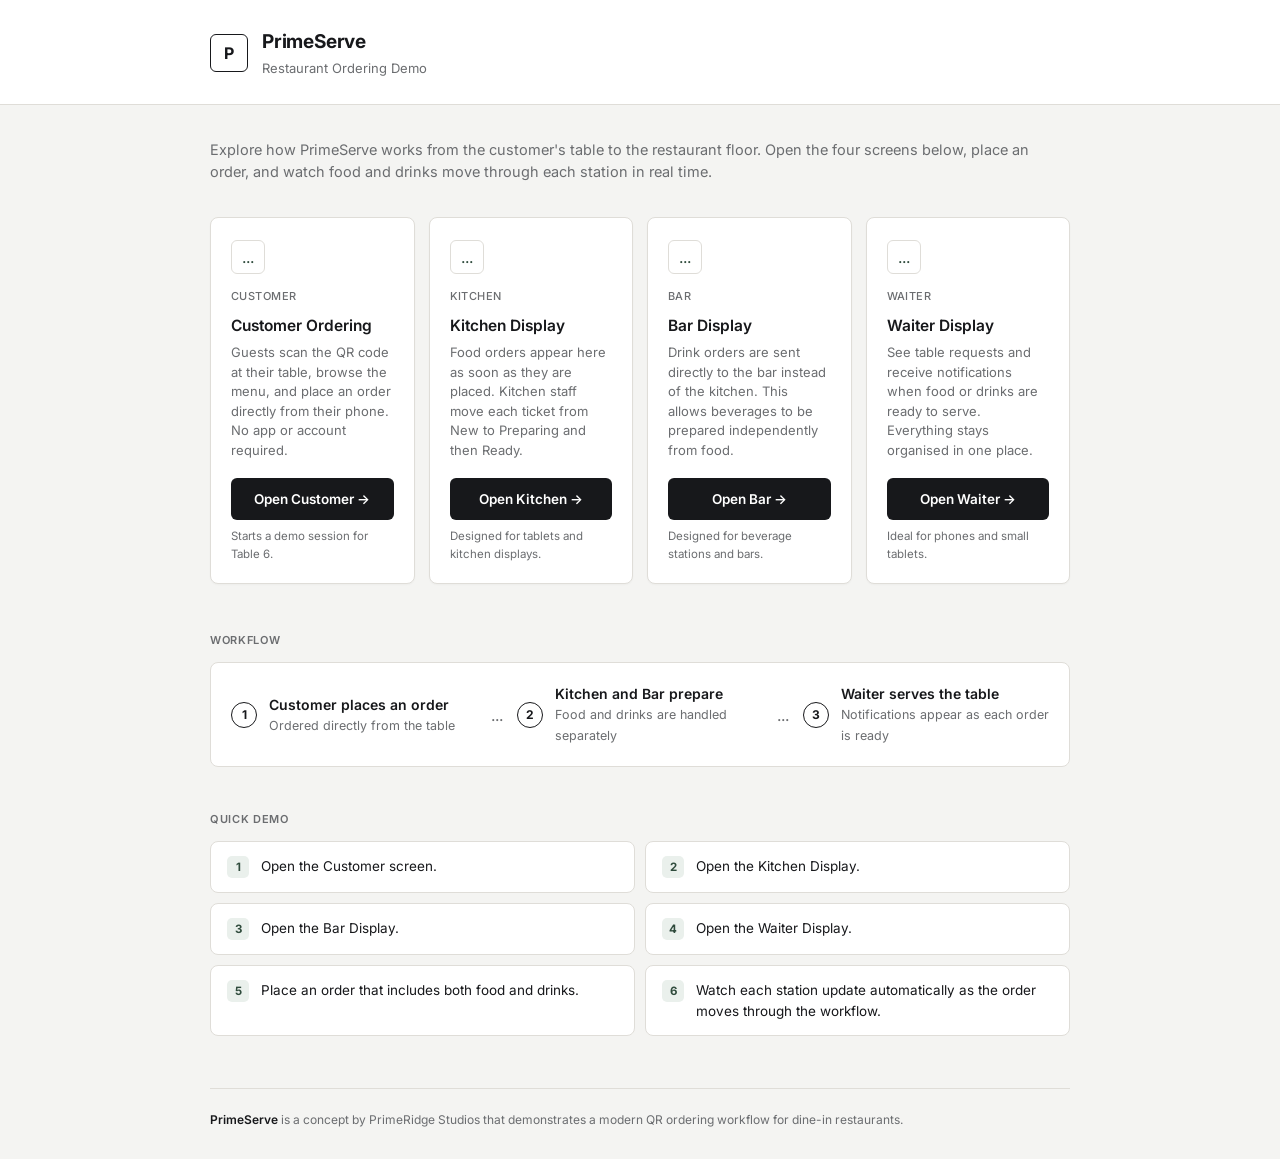
<file: index.html>
<!DOCTYPE html>
<html lang="en">
<head>
<meta charset="UTF-8">
<meta name="viewport" content="width=device-width, initial-scale=1.0">
<title>PrimeServe - Restaurant Ordering Demo</title>

<link rel="stylesheet" href="css/responsive.css">
<link rel="stylesheet" href="css/styles.css">

</head>
<body>

<header class="site-header">
  <div class="header-inner">
    <div class="logo-mark">P</div>
    <div class="header-text">
      <h1>PrimeServe</h1>
      <p>Restaurant Ordering Demo</p>
    </div>
  </div>
</header>

<div class="wrap">

  <section class="intro">
  <p>
    Explore how PrimeServe works from the customer's table to the restaurant floor.
    Open the four screens below, place an order, and watch food and drinks move through each station in real time.
  </p>
</section>

<section class="roles">

  <div class="role-card">
    <div class="role-icon">
      ...
    </div>

    <p class="role-tag">Customer</p>

    <h2>Customer Ordering</h2>

    <p class="desc">
      Guests scan the QR code at their table, browse the menu, and place an order directly from their phone. No app or account required.
    </p>

    <a class="btn" href="customer/index.html" target="_blank" rel="noopener">
      Open Customer →
    </a>

    <p class="hint">Starts a demo session for Table 6.</p>
  </div>

  <div class="role-card">
    <div class="role-icon">
      ...
    </div>

    <p class="role-tag">Kitchen</p>

    <h2>Kitchen Display</h2>

    <p class="desc">
      Food orders appear here as soon as they are placed. Kitchen staff move each ticket from New to Preparing and then Ready.
    </p>

    <a class="btn" href="kitchen/index.html" target="_blank" rel="noopener">
      Open Kitchen →
    </a>

    <p class="hint">Designed for tablets and kitchen displays.</p>
  </div>

  <div class="role-card">
    <div class="role-icon">
      ...
    </div>

    <p class="role-tag">Bar</p>

    <h2>Bar Display</h2>

    <p class="desc">
      Drink orders are sent directly to the bar instead of the kitchen. This allows beverages to be prepared independently from food.
    </p>

    <a class="btn" href="bar/index.html" target="_blank" rel="noopener">
      Open Bar →
    </a>

    <p class="hint">Designed for beverage stations and bars.</p>
  </div>

  <div class="role-card">
    <div class="role-icon">
      ...
    </div>

    <p class="role-tag">Waiter</p>

    <h2>Waiter Display</h2>

    <p class="desc">
      See table requests and receive notifications when food or drinks are ready to serve. Everything stays organised in one place.
    </p>

    <a class="btn" href="waiter/index.html" target="_blank" rel="noopener">
      Open Waiter →
    </a>

    <p class="hint">Ideal for phones and small tablets.</p>
  </div>

</section>

<section class="workflow">

  <p class="section-label">Workflow</p>

  <div class="flow-row">

    <div class="flow-step">
      <div class="flow-num">1</div>
      <div class="flow-text">
        <strong>Customer places an order</strong>
        <span>Ordered directly from the table</span>
      </div>
    </div>

    <div class="flow-arrow">...</div>

    <div class="flow-step">
      <div class="flow-num">2</div>
      <div class="flow-text">
        <strong>Kitchen and Bar prepare</strong>
        <span>Food and drinks are handled separately</span>
      </div>
    </div>

    <div class="flow-arrow">...</div>

    <div class="flow-step">
      <div class="flow-num">3</div>
      <div class="flow-text">
        <strong>Waiter serves the table</strong>
        <span>Notifications appear as each order is ready</span>
      </div>
    </div>

  </div>

</section>

<section class="howto">

  <p class="section-label">Quick Demo</p>

  <ol class="howto-list">
    <li><span class="howto-num">1</span><span>Open the Customer screen.</span></li>
    <li><span class="howto-num">2</span><span>Open the Kitchen Display.</span></li>
    <li><span class="howto-num">3</span><span>Open the Bar Display.</span></li>
    <li><span class="howto-num">4</span><span>Open the Waiter Display.</span></li>
    <li><span class="howto-num">5</span><span>Place an order that includes both food and drinks.</span></li>
    <li><span class="howto-num">6</span><span>Watch each station update automatically as the order moves through the workflow.</span></li>
  </ol>

</section>

<footer class="site-footer">
  <p>
    <span class="brand">PrimeServe</span> is a concept by PrimeRidge Studios that demonstrates a modern QR ordering workflow for dine-in restaurants.
  </p>
</footer>

</div>

</body>
</html>
</file>
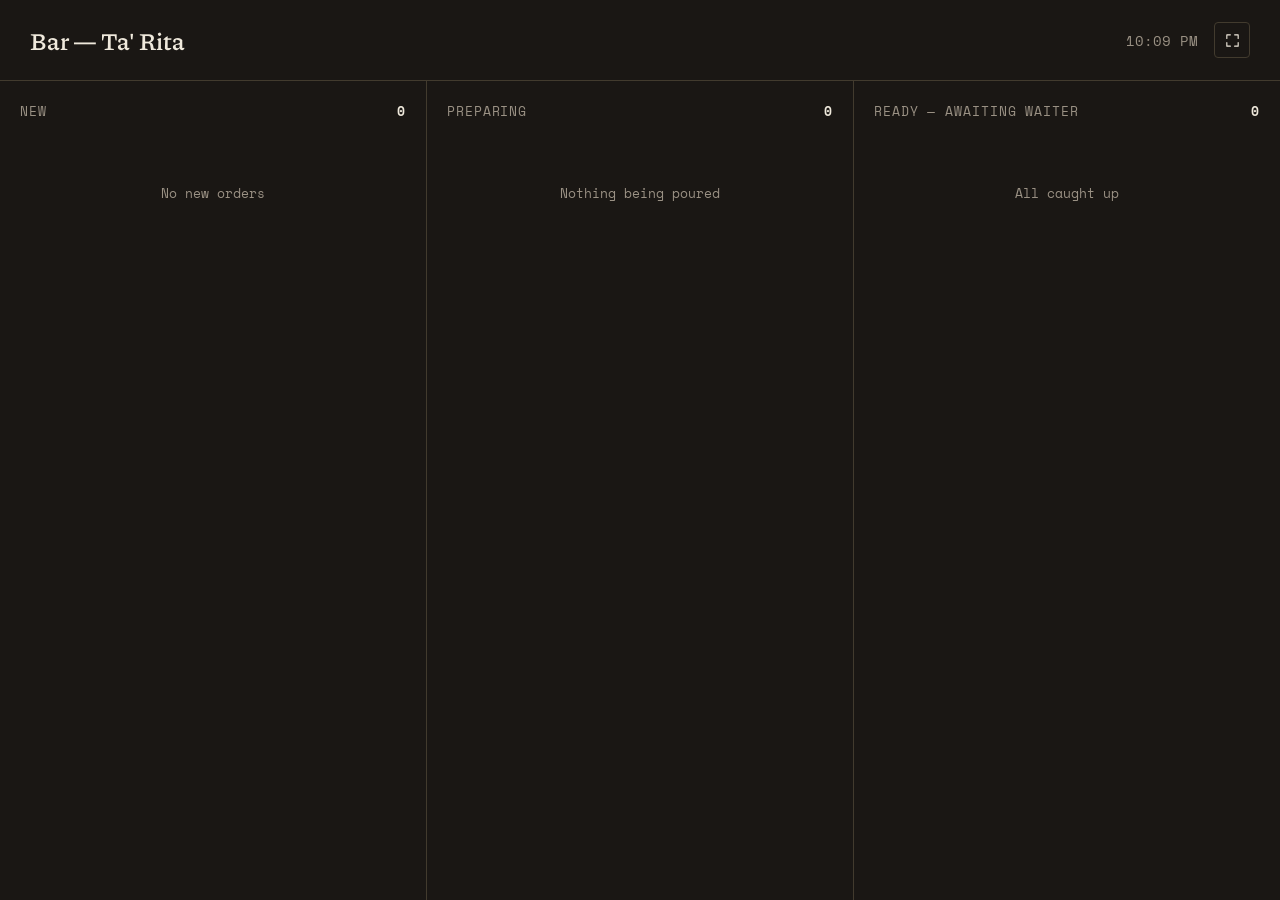
<file: bar/index.html>
<!DOCTYPE html>
<html lang="en">
<head>
<meta charset="UTF-8">
<meta name="viewport" content="width=device-width, initial-scale=1.0">
<title>Ta' Rita — Bar Display</title>

<link rel="stylesheet" href="bar.css">
<link rel="stylesheet" href="../css/responsive.css">

</head>
<body>

<header>
  <span class="title">Bar — Ta' Rita</span>
  <div class="header-right">
    <span class="clock" id="clock"></span>
    <button class="icon-btn" id="fullscreenBtn" title="Full screen"></button>
  </div>
</header>

<div class="board">
  <div class="column">
    <div class="col-header"><span>New</span><span class="count" id="count-new">0</span></div>
    <div id="col-new"></div>
  </div>
  <div class="column">
    <div class="col-header"><span>Preparing</span><span class="count" id="count-preparing">0</span></div>
    <div id="col-preparing"></div>
  </div>
  <div class="column">
    <div class="col-header"><span>Ready — awaiting waiter</span><span class="count" id="count-ready">0</span></div>
    <div id="col-ready"></div>
  </div>
</div>

<script src="../js/bar.js"></script>

</body>
</html>
</file>
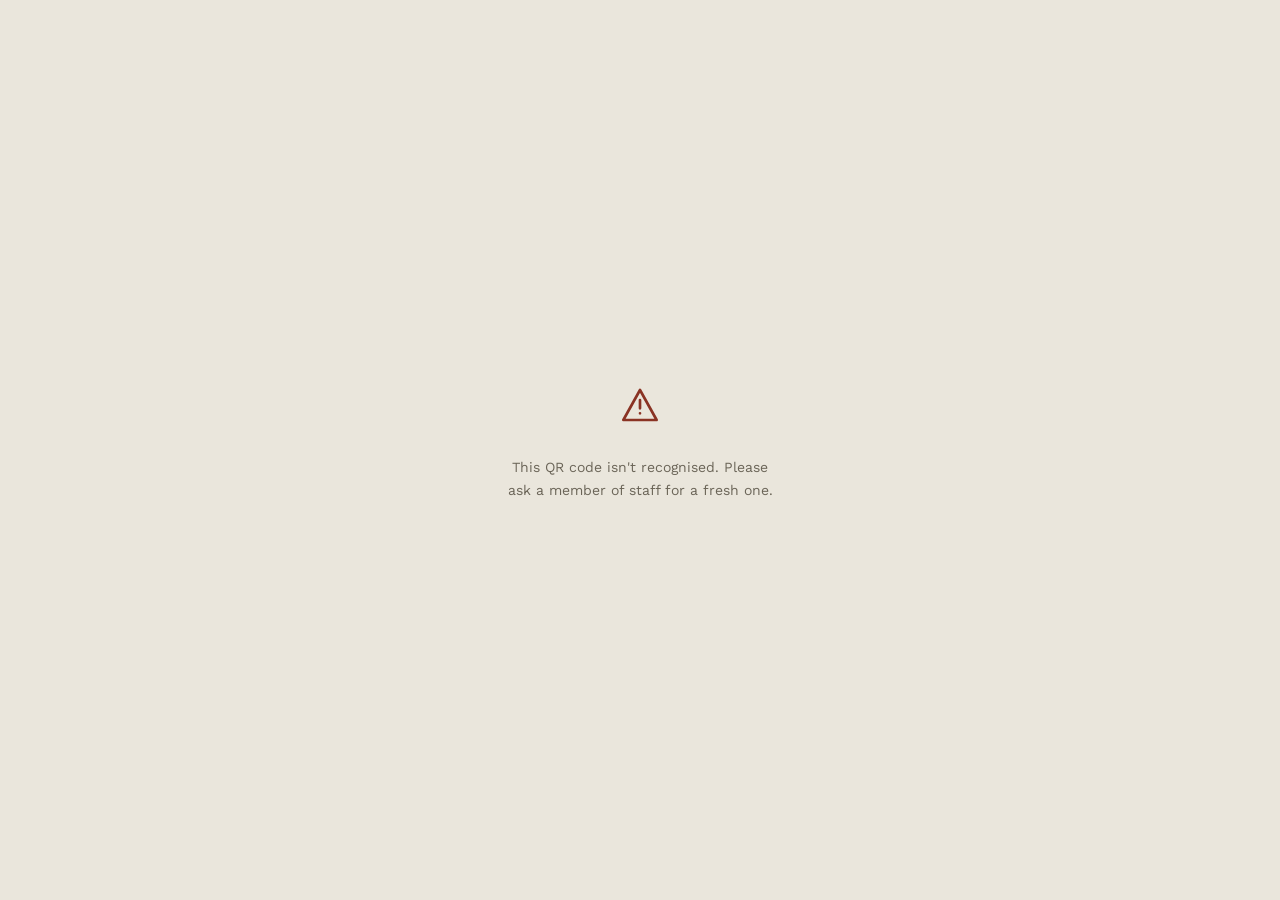
<file: customer/index.html>
<!DOCTYPE html>
<html lang="en">
<head>
<meta charset="UTF-8">
<meta name="viewport" content="width=device-width, initial-scale=1.0, maximum-scale=1">
<title>Ta' Rita — Table Order</title>

<link rel="stylesheet" href="customer.css">
<link rel="stylesheet" href="../css/responsive.css">

</head>
<body>

<div class="invalid-screen" id="invalidScreen" style="display:none;">
  <div class="icon-wrap" id="invalidIcon"></div>
  <p id="invalidMessage"></p>
</div>

<div class="device" id="app" style="display:none;">
  <header>
    <div class="header-top">
      <div>
        <p class="venue-name" id="venueName">Ta' Rita</p>
        <div class="table-tag"><span class="dot"></span><span id="tableLabel">TABLE 6</span></div>
      </div>
      <div class="header-controls">
        <div class="icon-toggle" id="langToggle">
          <button data-lang="en">EN</button>
          <button data-lang="mt">MT</button>
        </div>
        <button class="theme-btn" id="themeBtn"></button>
      </div>
    </div>
    <div class="quick-actions">
      <button class="quick-btn" id="callWaiterBtn"></button>
      <button class="quick-btn" id="requestBillBtn"></button>
    </div>
  </header>

  <nav class="tabs" id="tabs"></nav>
  <div class="legend" id="legend"></div>
  <div id="reorderBanner"></div>
  <div class="menu" id="menu"></div>

  <div class="order-bar" id="orderBar">
    <div class="order-bar-left">
      <span class="order-bar-count" id="barCount">0 items</span>
      <span class="order-bar-total" id="barTotal">€0.00</span>
    </div>
    <div class="order-bar-cta" id="viewOrderLabel">View order →</div>
  </div>
</div>

<div class="scrim" id="scrim"></div>

<div class="ticket-drawer" id="drawer">
  <div class="drawer-handle"></div>
  <div class="drawer-header">
    <span class="drawer-title" id="drawerTitle">Your order</span>
    <button class="drawer-close" id="closeDrawer">✕</button>
  </div>
  <div class="ticket-body" id="ticketBody"></div>
  <div class="drawer-footer">
    <button class="send-btn" id="sendBtn">Send to kitchen</button>
  </div>
</div>

<div class="confirm" id="confirm">
  <div class="confirm-stamp" id="confirmStamp">Sent to kitchen</div>
  <h2 class="confirm-title" id="confirmTitle">Order received</h2>
  <p class="confirm-sub" id="confirmSub"></p>
  <div class="confirm-prep" id="confirmPrep"></div>
  <div class="confirm-order-no"><span id="orderLabelText">Order</span> <span id="orderNo">#—</span> — <span id="confirmTable">Table 6</span></div>

  <div class="status-track">
    <div class="status-track-line">
      <div class="status-track-base"></div>
      <div class="status-track-fill" id="statusFill"></div>
    </div>
    <div class="status-nodes" id="statusTrack">
      <div class="status-step" data-status="new"><div class="node"></div><div class="label" data-key="statusNew">New</div></div>
      <div class="status-step" data-status="preparing"><div class="node"></div><div class="label" data-key="statusPreparing">Preparing</div></div>
      <div class="status-step" data-status="ready"><div class="node"></div><div class="label" data-key="statusReady">Ready</div></div>
      <div class="status-step" data-status="served"><div class="node"></div><div class="label" data-key="statusServed">Served</div></div>
    </div>
  </div>

  <p class="confirm-note" id="confirmNote"></p>
  <button class="back-to-menu" id="backToMenu"></button>
</div>

<script src="../js/customer.js"></script>

</body>
</html>
</file>
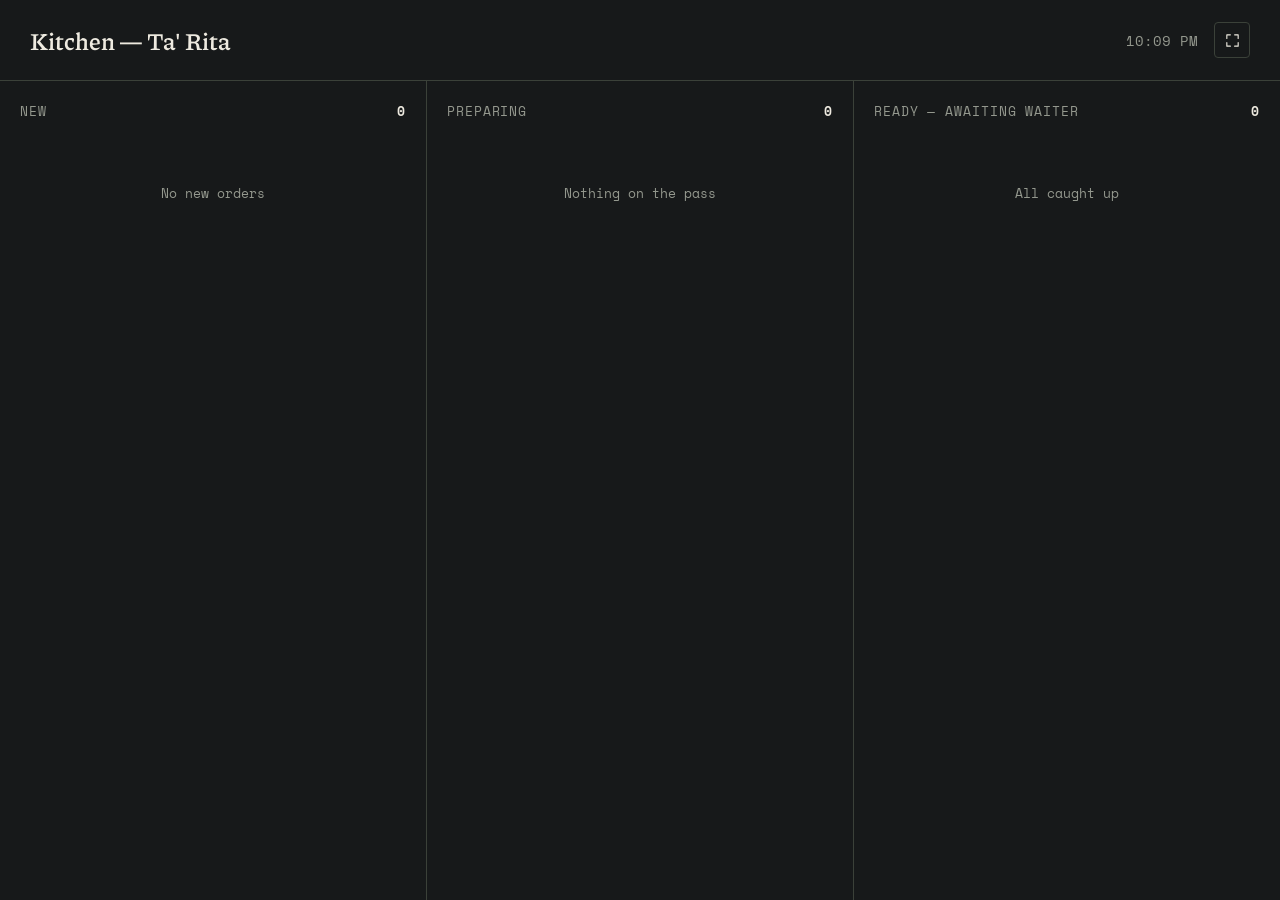
<file: kitchen/index.html>
<!DOCTYPE html>
<html lang="en">
<head>
<meta charset="UTF-8">
<meta name="viewport" content="width=device-width, initial-scale=1.0">
<title>Ta' Rita — Kitchen Display</title>

<link rel="stylesheet" href="kitchen.css">
<link rel="stylesheet" href="../css/responsive.css">

</head>
<body>

<header>
  <span class="title">Kitchen — Ta' Rita</span>
  <div class="header-right">
    <span class="clock" id="clock"></span>
    <button class="icon-btn" id="fullscreenBtn" title="Full screen"></button>
  </div>
</header>

<div class="board">
  <div class="column">
    <div class="col-header"><span>New</span><span class="count" id="count-new">0</span></div>
    <div id="col-new"></div>
  </div>
  <div class="column">
    <div class="col-header"><span>Preparing</span><span class="count" id="count-preparing">0</span></div>
    <div id="col-preparing"></div>
  </div>
  <div class="column">
    <div class="col-header"><span>Ready — awaiting waiter</span><span class="count" id="count-ready">0</span></div>
    <div id="col-ready"></div>
  </div>
</div>

<script src="../js/kitchen.js" type="module"></script>
<script src="../js/menu-data.js" type="module"></script>
<script src="../js/store.js" type="module"></script>

</body>
</html>
</file>
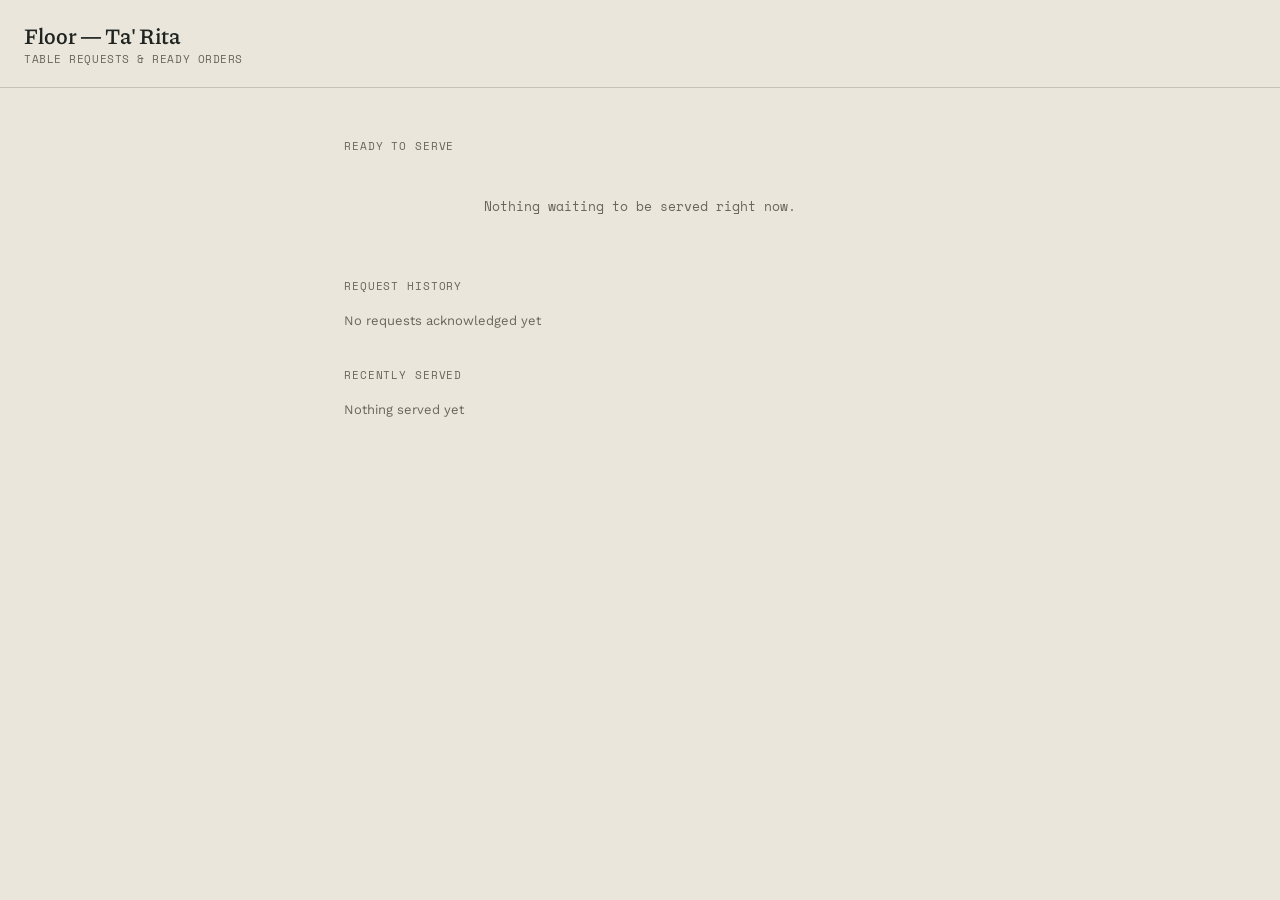
<file: waiter/index.html>
<!DOCTYPE html>
<html lang="en">
<head>
<meta charset="UTF-8">
<meta name="viewport" content="width=device-width, initial-scale=1.0">
<title>Ta' Rita — Waiter</title>

<link rel="stylesheet" href="waiter.css">
<link rel="stylesheet" href="../css/responsive.css">

</head>

<body>

<header>
  <div>
    <div class="title-row">
      <span class="title">Floor — Ta' Rita</span>
      <span class="req-counter zero" id="reqCounter">0</span>
    </div>
    <div class="subtitle">Table requests &amp; ready orders</div>
  </div>
</header>

<div class="list">
  <div id="alerts-list"></div>

  <div class="section-label">Ready to serve</div>
  <div id="ready-list"></div>

  <div class="section-label">Request history</div>
  <div id="history-list"></div>

  <div class="section-label">Recently served</div>
  <div id="served-list"></div>
</div>

<script src="../js/waiter.js"></script>

</body>
</html>
</file>
<file: css/responsive.css>
/* Shared responsive rules for customer, waiter and kitchen views */

@media (max-width: 1100px) {
  .board { grid-template-columns: repeat(2, minmax(0, 1fr)); }
}

@media (max-width: 900px) {
  .board { grid-template-columns: 1fr; }
  .column { padding: 18px; }
}

@media (max-width: 640px) {
  header { padding: 16px; }
  .list { padding: 18px 16px 32px; }

  .title { font-size: 19px; }
  .subtitle { font-size: 10px; }

  .alert-inner,
  .card { align-items: stretch; }

  .card { flex-direction: column; }
  .serve-btn { width: 100%; }

  .history-row,
  .served-row { align-items: flex-start; }

  .device { max-width: none; box-shadow: none; }
  .menu { padding-inline: 16px; }
  .reorder-banner { margin-inline: 16px; }
  .legend { padding-inline: 16px; }
  .order-bar { padding: 14px 16px; }
  .ticket-drawer { max-width: none; }
  .confirm { max-width: none; padding: 48px 22px 30px; }

  .item { gap: 10px; }
  .item-body { gap: 10px; }
  .item-thumb { width: 46px; height: 46px; }
  .item-name { font-size: 16px; }
  .item-desc { font-size: 12px; }
  .item-meta { gap: 10px; flex-wrap: wrap; }
}

@media (max-width: 480px) {
  .header-top { gap: 12px; }
  .venue-name { font-size: 23px; }
  .header-controls { gap: 6px; }
  .icon-toggle button { padding-inline: 8px; }

  .quick-actions { gap: 6px; }
  .quick-btn { min-height: 42px; padding-inline: 6px; font-size: 11px; }

  .tabs { top: 122px; }
  .tab { padding: 11px 13px; font-size: 12px; }

  .legend { gap: 7px 12px; font-size: 10px; }
  .item { padding-block: 14px; }
  .item-action { align-self: center; }

  .alert-inner { gap: 10px; padding: 15px; }
  .alert-left { gap: 10px; }
  .ack-btn { padding-inline: 12px; }

  .ticket-top,
  .ticket-time-row { gap: 8px; }
  .ticket { padding: 16px; }
}

@media (max-width: 380px) {
  .quick-actions { flex-direction: column; }
  .tabs { top: 164px; }
  .table-tag { font-size: 10px; }
  .order-bar-cta { font-size: 12px; }
  .status-track { max-width: 250px; }

  .alert-inner { flex-direction: column; align-items: stretch; }
  .ack-btn { width: 100%; }

  .history-row,
  .served-row { flex-direction: column; gap: 4px; }
}

@media (max-height: 700px) and (max-width: 640px) {
  .confirm { padding-top: 34px; }
  .confirm-stamp { margin-bottom: 16px; }
  .confirm-order-no { margin-bottom: 22px; }
  .status-track { margin-bottom: 28px; }
  .back-to-menu { margin-top: 28px; }
}

@media (prefers-reduced-motion: reduce) {
  *, *::before, *::after {
    scroll-behavior: auto !important;
    animation-duration: 0.01ms !important;
    animation-iteration-count: 1 !important;
    transition-duration: 0.01ms !important;
  }
}
</file>
<file: css/styles.css>
@import url("https://fonts.googleapis.com/css2?family=Inter:wght@400;500;600;700&display=swap");

:root {
  --bg: #f4f4f2;
  --surface: #ffffff;
  --border: #dfddd8;
  --ink: #17181b;
  --muted: #6b6d70;
  --accent: #2f4b3c;
  --accent-soft: #eaf0ec;
}

* {
  box-sizing: border-box;
}
html {
  -webkit-text-size-adjust: 100%;
}
body {
  margin: 0;
  font-family:
    "Inter",
    -apple-system,
    sans-serif;
  background: var(--bg);
  color: var(--ink);
  line-height: 1.5;
  -webkit-font-smoothing: antialiased;
}

.wrap {
  max-width: 900px;
  margin: 0 auto;
  padding: 0 20px;
}

/* ── Header ── */
.site-header {
  border-bottom: 1px solid var(--border);
  background: var(--surface);
}
.header-inner {
  max-width: 900px;
  margin: 0 auto;
  padding: 28px 20px 26px;
  display: flex;
  align-items: center;
  gap: 14px;
}
.logo-mark {
  width: 38px;
  height: 38px;
  border: 1.5px solid var(--ink);
  border-radius: 6px;
  display: flex;
  align-items: center;
  justify-content: center;
  flex-shrink: 0;
  font-weight: 700;
  font-size: 16px;
}
.header-text h1 {
  margin: 0;
  font-size: 19px;
  font-weight: 700;
  letter-spacing: -0.01em;
}
.header-text p {
  margin: 2px 0 0;
  font-size: 13px;
  color: var(--muted);
}

/* ── Intro strip ── */
.intro {
  padding: 34px 0 8px;
}
.intro p {
  max-width: 100%;
  font-size: 14.5px;
  color: var(--muted);
  margin: 0;
}
.intro strong {
  color: var(--ink);
  font-weight: 600;
}

/* ── Role cards ── */
.roles {
  padding: 26px 0 10px;
  display: grid;
  grid-template-columns: 1fr;
  gap: 14px;
}
@media (min-width: 560px) {
  .roles {
    grid-template-columns: 1fr 1fr;
  }
}
@media (min-width: 1000px) {
  .roles {
    grid-template-columns: repeat(4, 1fr);
  }
}

.role-card {
  background: var(--surface);
  border: 1px solid var(--border);
  border-radius: 8px;
  padding: 22px 20px 20px;
  display: flex;
  flex-direction: column;
  box-shadow: 0 1px 2px rgba(20, 20, 15, 0.03);
}
.role-icon {
  width: 34px;
  height: 34px;
  border: 1px solid var(--border);
  border-radius: 6px;
  display: flex;
  align-items: center;
  justify-content: center;
  color: var(--accent);
  margin-bottom: 14px;
}
.role-card h2 {
  font-size: 15.5px;
  font-weight: 600;
  margin: 0 0 6px;
}
.role-card .role-tag {
  font-size: 11px;
  color: var(--muted);
  letter-spacing: 0.04em;
  text-transform: uppercase;
  margin: 0 0 10px;
  font-weight: 500;
}
.role-card p.desc {
  font-size: 13px;
  color: var(--muted);
  margin: 0 0 18px;
  flex: 1;
}
.role-card .hint {
  font-size: 11.5px;
  color: var(--muted);
  margin: 8px 0 0;
}

.btn {
  display: inline-flex;
  align-items: center;
  justify-content: center;
  gap: 7px;
  height: 42px;
  background: var(--ink);
  color: #fff;
  border: none;
  border-radius: 6px;
  font-family: "Inter", sans-serif;
  font-size: 13.5px;
  font-weight: 600;
  text-decoration: none;
  cursor: pointer;
  transition: background 0.12s ease;
}
.btn:hover {
  background: #303236;
}
.btn:active {
  background: #000;
}

/* ── Workflow ── */
.section-label {
  font-size: 11px;
  letter-spacing: 0.06em;
  text-transform: uppercase;
  color: var(--muted);
  font-weight: 600;
  margin: 0 0 14px;
}

.workflow {
  padding: 38px 0 6px;
}
.flow-row {
  display: flex;
  flex-direction: column;
  gap: 10px;
  background: var(--surface);
  border: 1px solid var(--border);
  border-radius: 8px;
  padding: 20px;
}
@media (min-width: 720px) {
  .flow-row {
    flex-direction: row;
    align-items: center;
    gap: 0;
  }
}

.flow-step {
  display: flex;
  align-items: center;
  gap: 12px;
  flex: 1;
}
.flow-num {
  width: 26px;
  height: 26px;
  flex-shrink: 0;
  border: 1.5px solid var(--ink);
  border-radius: 50%;
  display: flex;
  align-items: center;
  justify-content: center;
  font-size: 12px;
  font-weight: 700;
}
.flow-text {
  font-size: 13.5px;
}
.flow-text strong {
  display: block;
  font-weight: 600;
  font-size: 14px;
}
.flow-text span {
  color: var(--muted);
  font-size: 12.5px;
}

.flow-arrow {
  display: flex;
  align-items: center;
  justify-content: center;
  color: var(--muted);
  padding: 2px 0;
  flex-shrink: 0;
}
@media (min-width: 720px) {
  .flow-arrow {
    padding: 0 14px;
  }
  .flow-arrow svg {
    transform: none;
  }
}
.flow-arrow.vertical svg {
  transform: rotate(90deg);
}
@media (min-width: 720px) {
  .flow-arrow.vertical svg {
    transform: rotate(0deg);
  }
}

/* ── How to test ── */
.howto {
  padding: 38px 0 6px;
}
.howto-list {
  list-style: none;
  margin: 0;
  padding: 0;
  display: grid;
  grid-template-columns: 1fr;
  gap: 10px;
}
@media (min-width: 560px) {
  .howto-list {
    grid-template-columns: 1fr 1fr;
  }
}
.howto-list li {
  display: flex;
  gap: 12px;
  align-items: flex-start;
  background: var(--surface);
  border: 1px solid var(--border);
  border-radius: 8px;
  padding: 14px 16px;
  font-size: 13.5px;
}
.howto-num {
  width: 22px;
  height: 22px;
  flex-shrink: 0;
  background: var(--accent-soft);
  color: var(--accent);
  border-radius: 5px;
  display: flex;
  align-items: center;
  justify-content: center;
  font-size: 11.5px;
  font-weight: 700;
}

/* ── Footer ── */
.site-footer {
  border-top: 1px solid var(--border);
  margin-top: 46px;
  padding: 22px 0 30px;
}
.site-footer p {
  font-size: 12px;
  color: var(--muted);
  margin: 0;
  max-width: 100%;
}
.site-footer .brand {
  color: var(--ink);
  font-weight: 600;
}
</file>
<file: bar/bar.css>
@import url("https://fonts.googleapis.com/css2?family=Piazzolla:wght@500;600;700&family=Work+Sans:wght@400;500;600;700&family=Space+Mono:wght@400;700&display=swap");

:root {
  --dark-bg: #1a1714;
  --dark-panel: #24211c;
  --dark-line: #423b2e;
  --dark-text: #efe9dc;
  --dark-muted: #9a9184;
  --accent: #b9873b;
  --accent-ink: #14100a;
  --warm: #c97456;
}
* {
  box-sizing: border-box;
}
body {
  margin: 0;
  font-family: "Work Sans", sans-serif;
  background: var(--dark-bg);
  color: var(--dark-text);
  min-height: 100vh;
}

header {
  padding: 22px 30px;
  border-bottom: 1px solid var(--dark-line);
  display: flex;
  justify-content: space-between;
  align-items: center;
}
.title {
  font-family: "Piazzolla", serif;
  font-size: 24px;
  font-weight: 600;
}
.header-right {
  display: flex;
  align-items: center;
  gap: 16px;
}
.clock {
  font-family: "Space Mono", monospace;
  font-size: 14px;
  color: var(--dark-muted);
}
.icon-btn {
  width: 36px;
  height: 36px;
  border: 1px solid var(--dark-line);
  background: transparent;
  color: var(--dark-text);
  border-radius: 4px;
  cursor: pointer;
  display: flex;
  align-items: center;
  justify-content: center;
}
.icon-btn:active {
  background: var(--dark-line);
}

.board {
  display: grid;
  grid-template-columns: repeat(3, 1fr);
  gap: 1px;
  background: var(--dark-line);
  min-height: calc(100vh - 81px);
}
.column {
  background: var(--dark-bg);
  padding: 20px;
}
.col-header {
  font-family: "Space Mono", monospace;
  font-size: 13px;
  letter-spacing: 0.07em;
  text-transform: uppercase;
  color: var(--dark-muted);
  margin-bottom: 18px;
  display: flex;
  justify-content: space-between;
}
.col-header .count {
  color: var(--dark-text);
  font-weight: 700;
}

.ticket {
  background: var(--dark-panel);
  border: 1px solid var(--dark-line);
  border-radius: 5px;
  padding: 20px;
  margin-bottom: 16px;
  transition: box-shadow 0.3s ease;
}
.ticket.urgent {
  animation: urgentPulse 1.8s ease-in-out infinite;
  border-color: var(--warm);
}
@keyframes urgentPulse {
  0% {
    box-shadow: 0 0 0 0 rgba(201, 116, 86, 0.5);
  }
  70% {
    box-shadow: 0 0 0 7px rgba(201, 116, 86, 0);
  }
  100% {
    box-shadow: 0 0 0 0 rgba(201, 116, 86, 0);
  }
}
.ticket.flash {
  animation: flashGlow 2.2s ease-out;
}
@keyframes flashGlow {
  0% {
    box-shadow: 0 0 0 3px rgba(185, 135, 59, 0.9);
    background: #332b1b;
  }
  100% {
    box-shadow: 0 0 0 0 rgba(185, 135, 59, 0);
    background: var(--dark-panel);
  }
}

.ticket-top {
  display: flex;
  justify-content: space-between;
  align-items: baseline;
  margin-bottom: 6px;
}
.ticket-order-no {
  font-family: "Piazzolla", serif;
  font-size: 21px;
  font-weight: 600;
}
.ticket-table {
  font-family: "Space Mono", monospace;
  font-size: 13px;
  color: var(--dark-muted);
}
.ticket-time-row {
  display: flex;
  justify-content: space-between;
  align-items: center;
  margin-bottom: 14px;
}
.ticket-time {
  font-family: "Space Mono", monospace;
  font-size: 12px;
  color: var(--dark-muted);
}
.ticket-timer {
  font-family: "Space Mono", monospace;
  font-size: 13px;
  font-weight: 700;
  color: var(--dark-text);
  background: rgba(255, 255, 255, 0.06);
  padding: 2px 8px;
  border-radius: 3px;
}

.ticket-item {
  display: flex;
  justify-content: space-between;
  align-items: center;
  gap: 10px;
  font-size: 15px;
  padding: 6px 0;
  border-bottom: 1px dashed var(--dark-line);
}
.ticket-item:last-of-type {
  border-bottom: none;
}
.ticket-item .qty {
  font-family: "Space Mono", monospace;
  color: var(--dark-muted);
  min-width: 26px;
}
.ticket-item .tag-icons {
  display: inline-flex;
  gap: 3px;
  color: var(--dark-muted);
  margin-left: 6px;
}

.kitchen-note {
  margin-top: 10px;
  padding: 7px 10px;
  background: rgba(255, 255, 255, 0.05);
  border-radius: 3px;
  font-size: 12px;
  color: var(--dark-muted);
  display: flex;
  align-items: center;
  gap: 6px;
}

.ticket-notes {
  margin-top: 12px;
  padding: 9px 11px;
  background: rgba(201, 116, 86, 0.14);
  border: 1px solid var(--warm);
  border-radius: 3px;
  font-size: 13px;
  color: #efc9ba;
}

.ticket-actions {
  margin-top: 16px;
  display: flex;
  gap: 8px;
}
.ticket-btn {
  flex: 1;
  padding: 12px;
  border: 1px solid var(--dark-line);
  background: transparent;
  color: var(--dark-text);
  font-family: "Work Sans", sans-serif;
  font-size: 14px;
  font-weight: 600;
  border-radius: 4px;
  cursor: pointer;
  display: flex;
  align-items: center;
  justify-content: center;
  gap: 6px;
}
.ticket-btn.primary {
  background: var(--accent);
  border-color: var(--accent);
  color: var(--accent-ink);
}
.ticket-btn.quick {
  flex: 0 0 auto;
  padding: 12px 14px;
}
.ticket-btn:active {
  opacity: 0.8;
}

.empty-state {
  color: var(--dark-muted);
  font-size: 13px;
  text-align: center;
  padding: 44px 10px;
  font-family: "Space Mono", monospace;
}

@media (max-width: 900px) {
  .board {
    grid-template-columns: 1fr;
  }
}
</file>
<file: customer/customer.css>
@import url("https://fonts.googleapis.com/css2?family=Piazzolla:ital,wght@0,400;0,500;0,600;0,700;1,500&family=Work+Sans:wght@400;500;600;700&family=Space+Mono:wght@400;700&display=swap");

:root {
  --paper: #eae6dc;
  --paper-raised: #f2efe7;
  --ink: #1f2420;
  --muted: #6b6558;
  --line: #c9c2b4;
  --accent: #2f4b3c;
  --accent-ink: #f2efe7;
  --warm: #8a3324;
}
[data-theme="dark"] {
  --paper: #16181a;
  --paper-raised: #1f2224;
  --ink: #ece8de;
  --muted: #8b8a82;
  --line: #34362f;
  --accent: #5c8e73;
  --accent-ink: #10130f;
  --warm: #c97456;
}

* {
  box-sizing: border-box;
}
html {
  transition: background 0.25s ease;
}
body {
  margin: 0;
  font-family: "Work Sans", sans-serif;
  color: var(--ink);
  display: flex;
  justify-content: center;
  background: #d9d4c6;
  min-height: 100vh;
  opacity: 0;
  animation: pageIn 0.4s ease forwards;
}
[data-theme="dark"] body {
  background: #0b0c0d;
}
@keyframes pageIn {
  to {
    opacity: 1;
  }
}

.device {
  width: 100%;
  max-width: 420px;
  min-height: 100vh;
  background: var(--paper);
  position: relative;
  display: flex;
  flex-direction: column;
  box-shadow: 0 0 40px rgba(0, 0, 0, 0.15);
  transition:
    background 0.25s ease,
    color 0.25s ease;
}

header {
  padding: 20px 20px 14px;
  border-bottom: 1px solid var(--line);
  position: sticky;
  top: 0;
  background: var(--paper);
  z-index: 10;
  transition:
    background 0.25s ease,
    border-color 0.25s ease;
}
.header-top {
  display: flex;
  justify-content: space-between;
  align-items: flex-start;
}
.venue-name {
  font-family: "Piazzolla", serif;
  font-size: 26px;
  font-weight: 600;
  letter-spacing: -0.01em;
  margin: 0;
}
.table-tag {
  display: flex;
  align-items: center;
  gap: 8px;
  margin-top: 6px;
  font-family: "Space Mono", monospace;
  font-size: 12px;
  color: var(--muted);
  letter-spacing: 0.02em;
}
.table-tag .dot {
  width: 6px;
  height: 6px;
  background: var(--accent);
  border-radius: 50%;
  flex-shrink: 0;
}

.header-controls {
  display: flex;
  gap: 8px;
  flex-shrink: 0;
}
.icon-toggle {
  display: flex;
  border: 1.5px solid var(--ink);
  border-radius: 3px;
  overflow: hidden;
  height: 30px;
}
.icon-toggle button {
  border: none;
  background: var(--paper);
  color: var(--muted);
  font-family: "Space Mono", monospace;
  font-size: 11px;
  font-weight: 700;
  padding: 0 9px;
  cursor: pointer;
}
.icon-toggle button.active {
  background: var(--ink);
  color: var(--paper-raised);
}
.theme-btn {
  width: 30px;
  height: 30px;
  border: 1.5px solid var(--ink);
  border-radius: 3px;
  background: var(--paper);
  color: var(--ink);
  cursor: pointer;
  display: flex;
  align-items: center;
  justify-content: center;
}
.theme-btn:active {
  background: var(--line);
}

.quick-actions {
  display: flex;
  gap: 8px;
  margin-top: 14px;
}
.quick-btn {
  flex: 1;
  padding: 10px 8px;
  border: 1.5px solid var(--ink);
  background: var(--paper);
  color: var(--ink);
  font-family: "Work Sans", sans-serif;
  font-size: 12px;
  font-weight: 600;
  border-radius: 3px;
  cursor: pointer;
  display: flex;
  align-items: center;
  justify-content: center;
  gap: 6px;
  text-align: center;
  transition: transform 0.15s ease;
}
.quick-btn:active {
  background: var(--line);
  transform: scale(0.97);
}
.quick-btn.done {
  background: var(--accent);
  border-color: var(--accent);
  color: var(--accent-ink);
  cursor: default;
}
.quick-btn:disabled {
  opacity: 0.85;
}

.tabs {
  display: flex;
  overflow-x: auto;
  border-bottom: 1px solid var(--line);
  background: var(--paper);
  position: sticky;
  top: 130px;
  z-index: 9;
  scrollbar-width: none;
}
.tabs::-webkit-scrollbar {
  display: none;
}
.tab {
  flex-shrink: 0;
  padding: 12px 16px;
  font-size: 13px;
  font-weight: 500;
  color: var(--muted);
  background: none;
  border: none;
  border-bottom: 2px solid transparent;
  cursor: pointer;
  white-space: nowrap;
  font-family: "Work Sans", sans-serif;
}
.tab.active {
  color: var(--ink);
  border-bottom: 2px solid var(--accent);
}

.legend {
  display: flex;
  flex-wrap: wrap;
  gap: 6px 16px;
  padding: 12px 20px;
  font-family: "Space Mono", monospace;
  font-size: 11px;
  color: var(--muted);
  border-bottom: 1px solid var(--line);
}
.legend span {
  display: flex;
  align-items: center;
  gap: 5px;
}

.reorder-banner {
  margin: 16px 20px 0;
  padding: 14px 16px;
  background: var(--paper-raised);
  border: 1px solid var(--line);
  border-radius: 5px;
  animation: fadeSlideIn 0.35s ease;
}
@keyframes fadeSlideIn {
  from {
    opacity: 0;
    transform: translateY(-6px);
  }
  to {
    opacity: 1;
    transform: translateY(0);
  }
}
.reorder-title {
  font-family: "Space Mono", monospace;
  font-size: 11px;
  letter-spacing: 0.05em;
  text-transform: uppercase;
  color: var(--muted);
  margin-bottom: 8px;
}
.reorder-items {
  font-size: 13px;
  color: var(--ink);
  margin-bottom: 10px;
  line-height: 1.5;
}
.reorder-btn {
  width: 100%;
  padding: 10px;
  background: var(--ink);
  color: var(--paper-raised);
  border: none;
  border-radius: 3px;
  font-family: "Work Sans", sans-serif;
  font-size: 13px;
  font-weight: 600;
  cursor: pointer;
}

.menu {
  padding: 8px 20px 100px;
  flex: 1;
}
.section-label {
  font-family: "Space Mono", monospace;
  font-size: 11px;
  letter-spacing: 0.08em;
  text-transform: uppercase;
  color: var(--muted);
  margin: 24px 0 10px;
}

.item {
  display: flex;
  justify-content: space-between;
  align-items: flex-start;
  gap: 14px;
  padding: 16px 0;
  border-bottom: 1px solid var(--line);
}
.item-thumb {
  width: 52px;
  height: 52px;
  border-radius: 4px;
  background: var(--paper-raised);
  border: 1px solid var(--line);
  flex-shrink: 0;
  display: flex;
  align-items: center;
  justify-content: center;
  font-family: "Piazzolla", serif;
  font-size: 20px;
  font-style: italic;
  color: var(--muted);
  overflow: hidden;
}
.item-thumb img {
  width: 100%;
  height: 100%;
  object-fit: cover;
}
.item-body {
  display: flex;
  gap: 12px;
  flex: 1;
  min-width: 0;
}
.item-info {
  flex: 1;
  min-width: 0;
}
.item-name-row {
  display: flex;
  align-items: baseline;
  gap: 8px;
  flex-wrap: wrap;
}
.item-name {
  font-family: "Piazzolla", serif;
  font-size: 17px;
  font-weight: 500;
  margin: 0;
}
.item-icons {
  display: inline-flex;
  gap: 4px;
  color: var(--muted);
}
.item-desc {
  font-size: 13px;
  color: var(--muted);
  line-height: 1.45;
  margin: 4px 0 8px;
}
.item-meta {
  display: flex;
  align-items: center;
  gap: 14px;
}
.item-price {
  font-family: "Space Mono", monospace;
  font-size: 13px;
  color: var(--ink);
}
.item-prep {
  display: flex;
  align-items: center;
  gap: 4px;
  font-family: "Space Mono", monospace;
  font-size: 11px;
  color: var(--muted);
}
.item-action {
  flex-shrink: 0;
  display: flex;
  align-items: center;
  position: relative;
}

.add-btn {
  width: 34px;
  height: 34px;
  border: 1.5px solid var(--ink);
  background: var(--paper);
  color: var(--ink);
  font-size: 18px;
  cursor: pointer;
  display: flex;
  align-items: center;
  justify-content: center;
  border-radius: 3px;
  font-family: "Work Sans", sans-serif;
  transition: transform 0.15s ease;
}
.add-btn:active {
  background: var(--ink);
  color: var(--paper-raised);
  transform: scale(0.9);
}
.stepper {
  display: flex;
  align-items: center;
  border: 1.5px solid var(--ink);
  border-radius: 3px;
  overflow: hidden;
}
.stepper button {
  width: 30px;
  height: 34px;
  border: none;
  background: var(--paper);
  font-size: 15px;
  cursor: pointer;
  color: var(--ink);
}
.stepper button:active {
  background: var(--line);
}
.stepper .qty {
  width: 26px;
  text-align: center;
  font-family: "Space Mono", monospace;
  font-size: 13px;
  font-weight: 700;
  display: inline-block;
}
.stepper .qty.pop {
  animation: qtyPop 0.25s ease;
}
@keyframes qtyPop {
  0% {
    transform: scale(1);
  }
  40% {
    transform: scale(1.4);
  }
  100% {
    transform: scale(1);
  }
}

.float-plus {
  position: absolute;
  top: -6px;
  right: 0;
  font-family: "Space Mono", monospace;
  font-size: 12px;
  font-weight: 700;
  color: var(--accent);
  pointer-events: none;
  animation: floatUp 0.6s ease forwards;
}
@keyframes floatUp {
  0% {
    opacity: 1;
    transform: translateY(0);
  }
  100% {
    opacity: 0;
    transform: translateY(-22px);
  }
}

.order-bar {
  position: sticky;
  bottom: 0;
  background: var(--accent);
  color: var(--accent-ink);
  padding: 16px 20px;
  display: flex;
  justify-content: space-between;
  align-items: center;
  cursor: pointer;
  z-index: 20;
  transition: background 0.25s ease;
}
.order-bar-left {
  display: flex;
  flex-direction: column;
  gap: 2px;
}
.order-bar-count {
  font-family: "Space Mono", monospace;
  font-size: 11px;
  letter-spacing: 0.05em;
  opacity: 0.75;
  text-transform: uppercase;
}
.order-bar-total {
  font-family: "Piazzolla", serif;
  font-size: 20px;
  font-weight: 600;
  display: inline-block;
}
.order-bar-total.bump {
  animation: bump 0.35s ease;
}
@keyframes bump {
  0% {
    transform: scale(1);
  }
  35% {
    transform: scale(1.18);
  }
  100% {
    transform: scale(1);
  }
}
.order-bar-cta {
  font-size: 14px;
  font-weight: 600;
  display: flex;
  align-items: center;
  gap: 6px;
}

.scrim {
  position: fixed;
  inset: 0;
  background: rgba(31, 36, 32, 0.4);
  opacity: 0;
  pointer-events: none;
  transition: opacity 0.25s ease;
  z-index: 30;
}
.scrim.visible {
  opacity: 1;
  pointer-events: auto;
}

.ticket-drawer {
  position: fixed;
  left: 50%;
  transform: translateX(-50%) translateY(100%);
  bottom: 0;
  width: 100%;
  max-width: 420px;
  background: var(--paper-raised);
  border-radius: 14px 14px 0 0;
  transition: transform 0.32s cubic-bezier(0.32, 0.72, 0, 1);
  z-index: 31;
  max-height: 82vh;
  display: flex;
  flex-direction: column;
}
.ticket-drawer.visible {
  transform: translateX(-50%) translateY(0);
}
.drawer-handle {
  width: 36px;
  height: 4px;
  background: var(--line);
  border-radius: 2px;
  margin: 10px auto 4px;
}
.drawer-header {
  padding: 12px 24px 16px;
  display: flex;
  justify-content: space-between;
  align-items: center;
  border-bottom: 1px dashed var(--line);
}
.drawer-title {
  font-family: "Piazzolla", serif;
  font-size: 18px;
  font-weight: 600;
}
.drawer-close {
  background: none;
  border: none;
  font-size: 20px;
  color: var(--muted);
  cursor: pointer;
  line-height: 1;
  padding: 4px;
}
.ticket-body {
  padding: 18px 24px;
  overflow-y: auto;
  flex: 1;
}
.ticket-row {
  display: flex;
  justify-content: space-between;
  gap: 12px;
  font-family: "Space Mono", monospace;
  font-size: 13px;
  margin-bottom: 10px;
  align-items: baseline;
}
.ticket-row .t-name {
  color: var(--ink);
  flex: 1;
}
.ticket-row .t-qty {
  color: var(--muted);
}
.ticket-row .t-price {
  color: var(--ink);
  font-weight: 700;
}
.ticket-divider {
  border: none;
  border-top: 1px dashed var(--line);
  margin: 16px 0;
}
.ticket-total-row {
  display: flex;
  justify-content: space-between;
  font-family: "Space Mono", monospace;
  font-size: 15px;
  font-weight: 700;
}
.notes-field {
  width: 100%;
  margin-top: 16px;
  padding: 10px 12px;
  border: 1px solid var(--line);
  border-radius: 3px;
  background: var(--paper);
  font-family: "Work Sans", sans-serif;
  font-size: 13px;
  color: var(--ink);
  resize: none;
  height: 54px;
}
.notes-field::placeholder {
  color: var(--muted);
}
.drawer-footer {
  padding: 16px 24px 24px;
  border-top: 1px solid var(--line);
}
.send-btn {
  width: 100%;
  padding: 15px;
  background: var(--accent);
  color: var(--accent-ink);
  border: none;
  border-radius: 3px;
  font-size: 15px;
  font-weight: 600;
  cursor: pointer;
  font-family: "Work Sans", sans-serif;
}
.send-btn:disabled {
  opacity: 0.5;
  cursor: not-allowed;
}
.send-btn:not(:disabled):active {
  transform: scale(0.98);
}

.empty-cart {
  text-align: center;
  padding: 50px 20px 30px;
}
.empty-cart .icon-wrap {
  color: var(--line);
  margin-bottom: 14px;
}
.empty-cart p {
  font-size: 13px;
  color: var(--muted);
  line-height: 1.6;
}

.confirm {
  position: fixed;
  inset: 0;
  max-width: 420px;
  margin: 0 auto;
  background: var(--paper);
  z-index: 40;
  display: flex;
  flex-direction: column;
  align-items: center;
  padding: 60px 30px;
  text-align: center;
  transform: translateY(100%);
  transition: transform 0.35s cubic-bezier(0.32, 0.72, 0, 1);
  overflow-y: auto;
}
.confirm.visible {
  transform: translateY(0);
}
.confirm-stamp {
  font-family: "Space Mono", monospace;
  font-size: 11px;
  letter-spacing: 0.1em;
  text-transform: uppercase;
  color: var(--warm);
  border: 1px solid var(--warm);
  padding: 5px 10px;
  border-radius: 3px;
  margin-bottom: 22px;
}
.confirm-title {
  font-family: "Piazzolla", serif;
  font-size: 26px;
  font-weight: 600;
  margin: 0 0 10px;
}
.confirm-sub {
  font-size: 13px;
  color: var(--muted);
  margin: 0 0 18px;
  line-height: 1.5;
  white-space: pre-line;
}
.confirm-prep {
  display: flex;
  align-items: center;
  gap: 6px;
  font-family: "Space Mono", monospace;
  font-size: 12px;
  color: var(--ink);
  background: var(--paper-raised);
  border: 1px solid var(--line);
  padding: 7px 12px;
  border-radius: 3px;
  margin-bottom: 22px;
}
.confirm-order-no {
  font-family: "Space Mono", monospace;
  font-size: 13px;
  color: var(--muted);
  margin-bottom: 30px;
}
.confirm-order-no span {
  color: var(--ink);
  font-weight: 700;
}

.status-track {
  width: 100%;
  max-width: 280px;
  position: relative;
  margin-bottom: 40px;
}
.status-track-line {
  position: relative;
  height: 17px;
  margin-bottom: 8px;
}
.status-track-base {
  position: absolute;
  top: 8px;
  left: 8px;
  right: 8px;
  height: 1px;
  background: var(--line);
}
.status-track-fill {
  position: absolute;
  top: 8px;
  left: 8px;
  height: 1px;
  background: var(--accent);
  width: 0%;
  transition: width 0.5s ease;
}
.status-nodes {
  display: flex;
  justify-content: space-between;
  position: relative;
  margin-top: -17px;
}
.status-step {
  display: flex;
  flex-direction: column;
  align-items: center;
  gap: 8px;
}
.status-step .node {
  width: 17px;
  height: 17px;
  border-radius: 50%;
  background: var(--paper);
  border: 1.5px solid var(--line);
  transition:
    background 0.3s ease,
    border-color 0.3s ease;
}
.status-step.active .node {
  background: var(--accent);
  border-color: var(--accent);
  animation: pulseNode 1.6s ease-in-out infinite;
}
.status-step.done .node {
  background: var(--accent);
  border-color: var(--accent);
}
@keyframes pulseNode {
  0% {
    box-shadow: 0 0 0 0 rgba(47, 75, 60, 0.45);
  }
  70% {
    box-shadow: 0 0 0 8px rgba(47, 75, 60, 0);
  }
  100% {
    box-shadow: 0 0 0 0 rgba(47, 75, 60, 0);
  }
}
.status-step .label {
  font-family: "Space Mono", monospace;
  font-size: 10px;
  letter-spacing: 0.04em;
  text-transform: uppercase;
  color: var(--muted);
}
.status-step.active .label,
.status-step.done .label {
  color: var(--ink);
  font-weight: 700;
}
.confirm-note {
  font-size: 12px;
  color: var(--muted);
  line-height: 1.6;
  max-width: 260px;
}
.back-to-menu {
  margin-top: 40px;
  background: none;
  border: none;
  text-decoration: underline;
  font-size: 12px;
  color: var(--muted);
  cursor: pointer;
  font-family: "Work Sans", sans-serif;
}

.invalid-screen {
  position: fixed;
  inset: 0;
  background: var(--paper);
  display: flex;
  flex-direction: column;
  align-items: center;
  justify-content: center;
  text-align: center;
  padding: 40px;
}
.invalid-screen .icon-wrap {
  color: var(--warm);
  margin-bottom: 16px;
}
.invalid-screen p {
  font-size: 14px;
  color: var(--muted);
  max-width: 280px;
  line-height: 1.6;
}
</file>
<file: kitchen/kitchen.css>
@import url("https://fonts.googleapis.com/css2?family=Piazzolla:wght@500;600;700&family=Work+Sans:wght@400;500;600;700&family=Space+Mono:wght@400;700&display=swap");

:root {
  --dark-bg: #17191a;
  --dark-panel: #212421;
  --dark-line: #3b4139;
  --dark-text: #eeeae0;
  --dark-muted: #94988e;
  --accent: #4c7c63;
  --accent-ink: #0f1210;
  --warm: #c97456;
}
* {
  box-sizing: border-box;
}
body {
  margin: 0;
  font-family: "Work Sans", sans-serif;
  background: var(--dark-bg);
  color: var(--dark-text);
  min-height: 100vh;
}

header {
  padding: 22px 30px;
  border-bottom: 1px solid var(--dark-line);
  display: flex;
  justify-content: space-between;
  align-items: center;
}
.title {
  font-family: "Piazzolla", serif;
  font-size: 24px;
  font-weight: 600;
}
.header-right {
  display: flex;
  align-items: center;
  gap: 16px;
}
.clock {
  font-family: "Space Mono", monospace;
  font-size: 14px;
  color: var(--dark-muted);
}
.icon-btn {
  width: 36px;
  height: 36px;
  border: 1px solid var(--dark-line);
  background: transparent;
  color: var(--dark-text);
  border-radius: 4px;
  cursor: pointer;
  display: flex;
  align-items: center;
  justify-content: center;
}
.icon-btn:active {
  background: var(--dark-line);
}

.board {
  display: grid;
  grid-template-columns: repeat(3, 1fr);
  gap: 1px;
  background: var(--dark-line);
  min-height: calc(100vh - 81px);
}
.column {
  background: var(--dark-bg);
  padding: 20px;
}
.col-header {
  font-family: "Space Mono", monospace;
  font-size: 13px;
  letter-spacing: 0.07em;
  text-transform: uppercase;
  color: var(--dark-muted);
  margin-bottom: 18px;
  display: flex;
  justify-content: space-between;
}
.col-header .count {
  color: var(--dark-text);
  font-weight: 700;
}

.ticket {
  background: var(--dark-panel);
  border: 1px solid var(--dark-line);
  border-radius: 5px;
  padding: 20px;
  margin-bottom: 16px;
  transition: box-shadow 0.3s ease;
}
.ticket.urgent {
  animation: urgentPulse 1.8s ease-in-out infinite;
  border-color: var(--warm);
}
@keyframes urgentPulse {
  0% {
    box-shadow: 0 0 0 0 rgba(201, 116, 86, 0.5);
  }
  70% {
    box-shadow: 0 0 0 7px rgba(201, 116, 86, 0);
  }
  100% {
    box-shadow: 0 0 0 0 rgba(201, 116, 86, 0);
  }
}
.ticket.flash {
  animation: flashGlow 2.2s ease-out;
}
@keyframes flashGlow {
  0% {
    box-shadow: 0 0 0 3px rgba(76, 124, 99, 0.9);
    background: #263329;
  }
  100% {
    box-shadow: 0 0 0 0 rgba(76, 124, 99, 0);
    background: var(--dark-panel);
  }
}

.ticket-top {
  display: flex;
  justify-content: space-between;
  align-items: baseline;
  margin-bottom: 6px;
}
.ticket-order-no {
  font-family: "Piazzolla", serif;
  font-size: 21px;
  font-weight: 600;
}
.ticket-table {
  font-family: "Space Mono", monospace;
  font-size: 13px;
  color: var(--dark-muted);
}
.ticket-time-row {
  display: flex;
  justify-content: space-between;
  align-items: center;
  margin-bottom: 14px;
}
.ticket-time {
  font-family: "Space Mono", monospace;
  font-size: 12px;
  color: var(--dark-muted);
}
.ticket-timer {
  font-family: "Space Mono", monospace;
  font-size: 13px;
  font-weight: 700;
  color: var(--dark-text);
  background: rgba(255, 255, 255, 0.06);
  padding: 2px 8px;
  border-radius: 3px;
}

.ticket-item {
  display: flex;
  justify-content: space-between;
  align-items: center;
  gap: 10px;
  font-size: 15px;
  padding: 6px 0;
  border-bottom: 1px dashed var(--dark-line);
}
.ticket-item:last-of-type {
  border-bottom: none;
}
.ticket-item .qty {
  font-family: "Space Mono", monospace;
  color: var(--dark-muted);
  min-width: 26px;
}
.ticket-item .tag-icons {
  display: inline-flex;
  gap: 3px;
  color: var(--dark-muted);
  margin-left: 6px;
}

.bar-note {
  margin-top: 10px;
  padding: 7px 10px;
  background: rgba(255, 255, 255, 0.05);
  border-radius: 3px;
  font-size: 12px;
  color: var(--dark-muted);
  display: flex;
  align-items: center;
  gap: 6px;
}

.ticket-notes {
  margin-top: 12px;
  padding: 9px 11px;
  background: rgba(201, 116, 86, 0.14);
  border: 1px solid var(--warm);
  border-radius: 3px;
  font-size: 13px;
  color: #efc9ba;
}

.ticket-actions {
  margin-top: 16px;
  display: flex;
  gap: 8px;
}
.ticket-btn {
  flex: 1;
  padding: 12px;
  border: 1px solid var(--dark-line);
  background: transparent;
  color: var(--dark-text);
  font-family: "Work Sans", sans-serif;
  font-size: 14px;
  font-weight: 600;
  border-radius: 4px;
  cursor: pointer;
  display: flex;
  align-items: center;
  justify-content: center;
  gap: 6px;
}
.ticket-btn.primary {
  background: var(--accent);
  border-color: var(--accent);
  color: var(--accent-ink);
}
.ticket-btn.quick {
  flex: 0 0 auto;
  padding: 12px 14px;
}
.ticket-btn:active {
  opacity: 0.8;
}

.empty-state {
  color: var(--dark-muted);
  font-size: 13px;
  text-align: center;
  padding: 44px 10px;
  font-family: "Space Mono", monospace;
}

@media (max-width: 900px) {
  .board {
    grid-template-columns: 1fr;
  }
}
</file>
<file: waiter/waiter.css>
@import url("https://fonts.googleapis.com/css2?family=Piazzolla:wght@500;600;700&family=Work+Sans:wght@400;500;600;700&family=Space+Mono:wght@400;700&display=swap");

:root {
  --paper: #eae6dc;
  --paper-raised: #f2efe7;
  --ink: #1f2420;
  --muted: #6b6558;
  --line: #c9c2b4;
  --accent: #2f4b3c;
  --accent-ink: #f2efe7;
  --warm: #8a3324;
}
* {
  box-sizing: border-box;
}
body {
  margin: 0;
  font-family: "Work Sans", sans-serif;
  color: var(--ink);
  background: var(--paper);
  min-height: 100vh;
}

header {
  padding: 20px 24px;
  border-bottom: 1px solid var(--line);
  display: flex;
  justify-content: space-between;
  align-items: center;
  position: sticky;
  top: 0;
  background: var(--paper);
  z-index: 5;
}
.title-row {
  display: flex;
  align-items: center;
  gap: 10px;
}
.title {
  font-family: "Piazzolla", serif;
  font-size: 22px;
  font-weight: 600;
}
.subtitle {
  font-family: "Space Mono", monospace;
  font-size: 11px;
  color: var(--muted);
  letter-spacing: 0.05em;
  text-transform: uppercase;
}
.req-counter {
  background: var(--warm);
  color: #f6e8e2;
  font-family: "Space Mono", monospace;
  font-size: 12px;
  font-weight: 700;
  padding: 3px 9px;
  border-radius: 12px;
  min-width: 20px;
  text-align: center;
}
.req-counter.zero {
  display: none;
}

.list {
  padding: 20px 24px;
  max-width: 640px;
  margin: 0 auto;
}

.alert-card {
  position: relative;
  overflow: hidden;
  color: #f6e8e2;
  border-radius: 5px;
  margin-bottom: 12px;
  touch-action: pan-y;
}
.alert-card.type-bill {
  background: var(--warm);
}
.alert-card.type-waiter {
  background: var(--accent);
}
.alert-card.urgent-glow {
  animation: alertPulse 1.6s ease-in-out infinite;
}
@keyframes alertPulse {
  0% {
    box-shadow: 0 0 0 0 rgba(138, 51, 36, 0.5);
  }
  70% {
    box-shadow: 0 0 0 9px rgba(138, 51, 36, 0);
  }
  100% {
    box-shadow: 0 0 0 0 rgba(138, 51, 36, 0);
  }
}
.alert-inner {
  display: flex;
  justify-content: space-between;
  align-items: center;
  gap: 16px;
  padding: 16px 20px;
  background: inherit;
  position: relative;
  z-index: 2;
  transition: transform 0.05s linear;
}
.alert-left {
  flex: 1;
  display: flex;
  align-items: center;
  gap: 14px;
}
.alert-icon {
  flex-shrink: 0;
  opacity: 0.9;
}
.alert-type {
  font-family: "Space Mono", monospace;
  font-size: 11px;
  letter-spacing: 0.05em;
  text-transform: uppercase;
  opacity: 0.85;
  margin-bottom: 3px;
}
.alert-table {
  font-family: "Piazzolla", serif;
  font-size: 19px;
  font-weight: 600;
}
.alert-time {
  font-family: "Space Mono", monospace;
  font-size: 11px;
  opacity: 0.8;
  margin-top: 2px;
}
.ack-btn {
  padding: 10px 16px;
  background: rgba(255, 255, 255, 0.15);
  border: 1px solid rgba(255, 255, 255, 0.5);
  color: #f6e8e2;
  border-radius: 3px;
  font-family: "Work Sans", sans-serif;
  font-size: 13px;
  font-weight: 600;
  cursor: pointer;
  white-space: nowrap;
}
.ack-btn:active {
  background: rgba(255, 255, 255, 0.3);
}
.swipe-hint {
  position: absolute;
  inset: 0;
  display: flex;
  align-items: center;
  justify-content: center;
  font-family: "Space Mono", monospace;
  font-size: 12px;
  color: rgba(255, 255, 255, 0.6);
  z-index: 1;
}

.card {
  background: var(--paper-raised);
  border: 1px solid var(--line);
  border-radius: 5px;
  padding: 18px 20px;
  margin-bottom: 14px;
  display: flex;
  justify-content: space-between;
  align-items: center;
  gap: 16px;
}
.card-left {
  flex: 1;
}
.card-order {
  font-family: "Piazzolla", serif;
  font-size: 19px;
  font-weight: 600;
  margin-bottom: 3px;
}
.card-items {
  font-size: 12px;
  color: var(--muted);
  margin-top: 6px;
}

.badge {
  font-family: "Space Mono", monospace;
  font-size: 10px;
  letter-spacing: 0.05em;
  text-transform: uppercase;
  background: var(--warm);
  color: #f2e4df;
  padding: 4px 8px;
  border-radius: 3px;
  margin-right: 10px;
}

.serve-btn {
  padding: 12px 18px;
  background: var(--accent);
  color: var(--accent-ink);
  border: none;
  border-radius: 3px;
  font-family: "Work Sans", sans-serif;
  font-size: 13px;
  font-weight: 600;
  cursor: pointer;
  white-space: nowrap;
}
.serve-btn:active {
  background: #24392d;
}

.empty {
  text-align: center;
  padding: 32px 20px;
  color: var(--muted);
  font-family: "Space Mono", monospace;
  font-size: 13px;
}

.section-label {
  font-family: "Space Mono", monospace;
  font-size: 11px;
  letter-spacing: 0.08em;
  text-transform: uppercase;
  color: var(--muted);
  margin: 30px 0 10px;
  display: flex;
  align-items: center;
  gap: 8px;
}

.history-row,
.served-row {
  display: flex;
  justify-content: space-between;
  align-items: center;
  padding: 9px 0;
  border-bottom: 1px solid var(--line);
  font-size: 13px;
  color: var(--muted);
}
.history-row .h-type {
  display: flex;
  align-items: center;
  gap: 8px;
  color: var(--ink);
}
</file>
